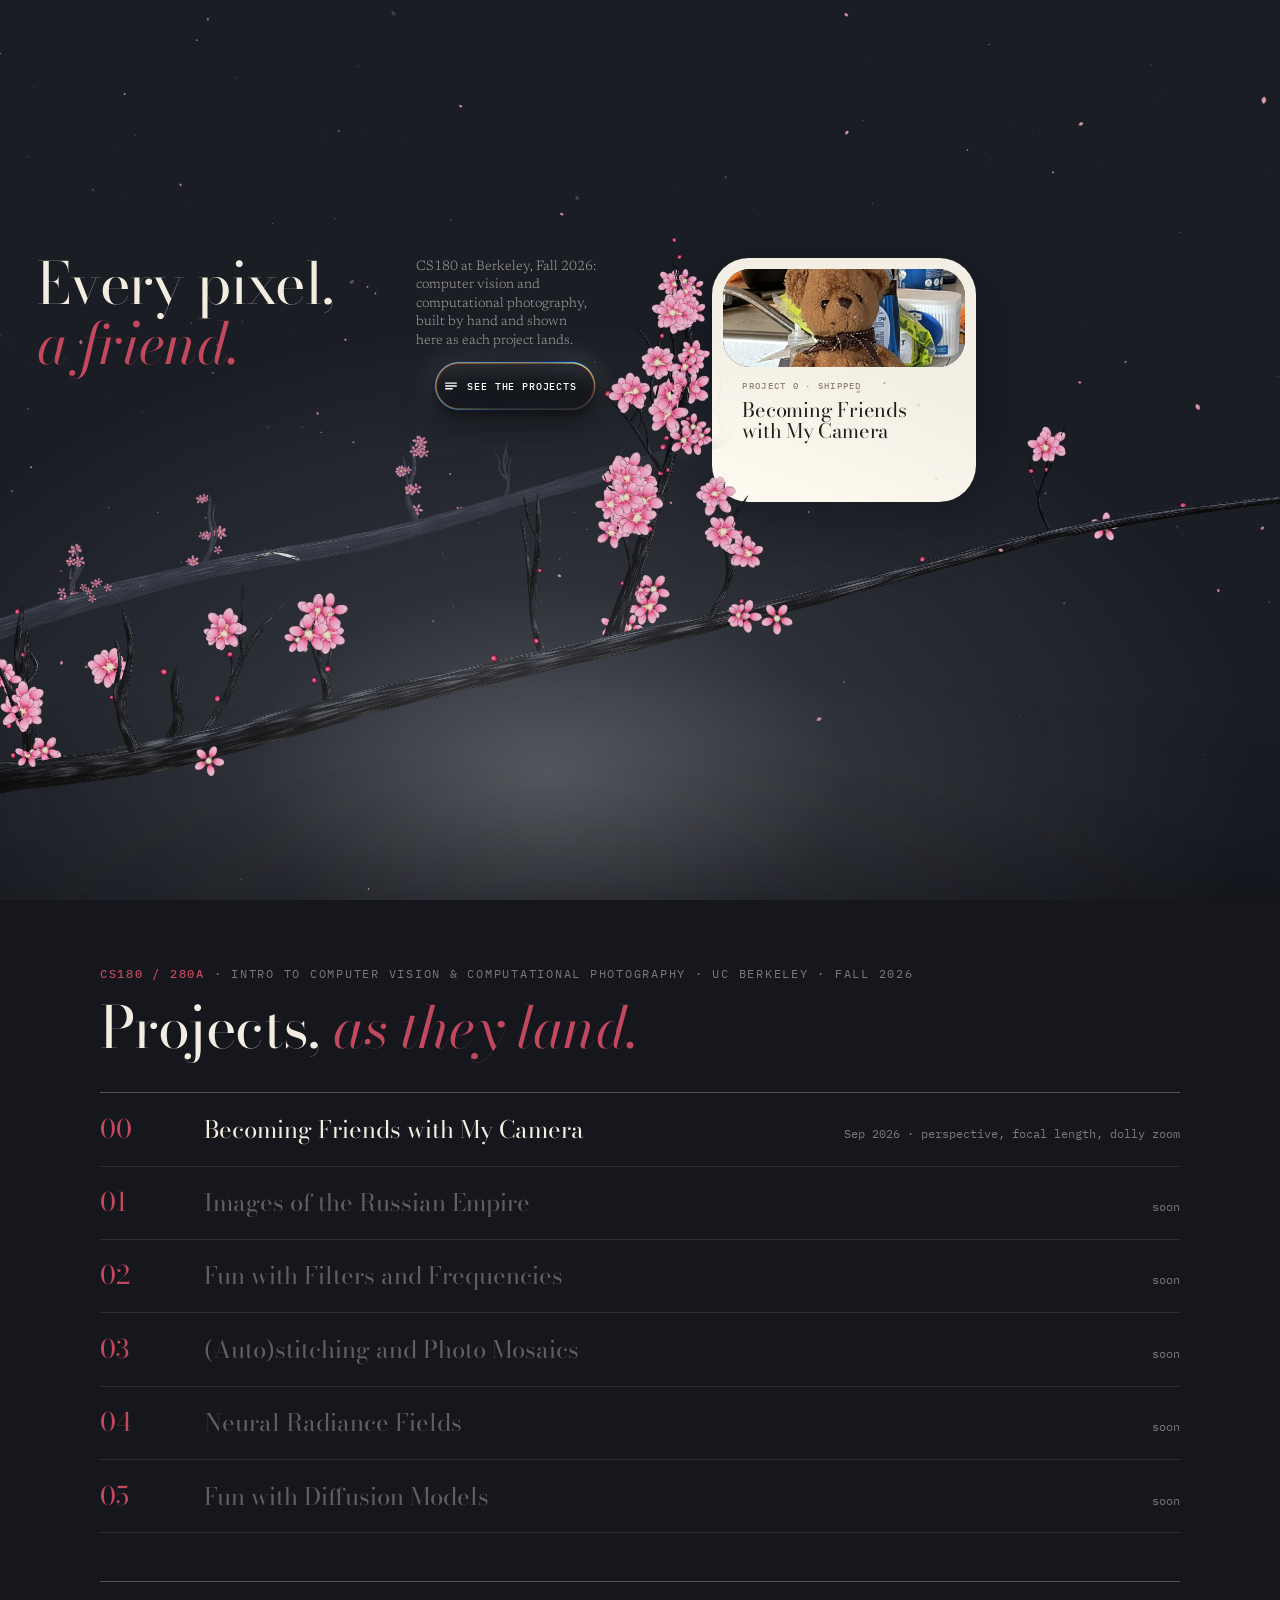
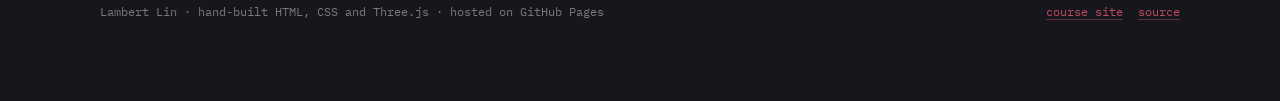
<file: index.html>
<!DOCTYPE html>
<html lang="en">
<head>
<meta charset="utf-8">
<meta name="viewport" content="width=device-width, initial-scale=1, viewport-fit=cover">
<title>Lambert Lin · CS180 Portfolio</title>
<meta name="description" content="CS180 Fall 2026 project portfolio: computer vision and computational photography, one page per project.">
<link rel="icon" href="data:image/svg+xml,%3Csvg xmlns='http://www.w3.org/2000/svg' viewBox='0 0 24 24'%3E%3Crect width='24' height='24' fill='%2315171d'/%3E%3Cg fill='%23c2485d'%3E%3Ccircle cx='12' cy='6.8' r='3.4'/%3E%3Ccircle cx='16.9' cy='10.4' r='3.4'/%3E%3Ccircle cx='15.1' cy='16.2' r='3.4'/%3E%3Ccircle cx='8.9' cy='16.2' r='3.4'/%3E%3Ccircle cx='7.1' cy='10.4' r='3.4'/%3E%3C/g%3E%3Ccircle cx='12' cy='12' r='1.9' fill='%23f4e6bf'/%3E%3C/svg%3E">
<script>document.documentElement.className += " js";</script>
<link rel="preconnect" href="https://fonts.googleapis.com">
<link rel="preconnect" href="https://fonts.gstatic.com" crossorigin>
<link href="https://fonts.googleapis.com/css2?family=Bodoni+Moda:ital,opsz,wght@0,6..96,400;0,6..96,500;1,6..96,400&family=Newsreader:ital,opsz,wght@0,6..72,300;0,6..72,400;0,6..72,500;1,6..72,400&family=IBM+Plex+Mono:wght@400;500&display=swap" rel="stylesheet">
<style>
  /* ── design unit: 1u === 1px on the 1600 × 880 reference frame ───────── */
  :root{
    --u: calc(100vw / 1600);

    --ink:            #f3ece0;
    --ink-soft:       rgba(243,236,224,.66);
    --ink-faint:      rgba(243,236,224,.46);

    --card:           #f4efe5;
    --card-ink:       #1c1913;
    --card-label:     #8b8375;

    --mei:            #c2485d;
    --night:          #15171d;

    --display: "Bodoni Moda", "Didot", "Bodoni 72", Georgia, serif;
    --serif: "Newsreader", Georgia, "Times New Roman", serif;
    --mono: "IBM Plex Mono", "SF Mono", Menlo, monospace;

    --ease: cubic-bezier(.22,.61,.36,1);
    --ease-out: cubic-bezier(.16,1,.3,1);
  }
  @media (min-width:1900px){ :root{ --u: calc(1900px / 1600); } }

  *,*::before,*::after{ box-sizing:border-box; margin:0; padding:0; }

  html{ background:var(--night); scroll-behavior:smooth; }
  body{
    font-family:var(--serif);
    font-weight:400;
    color:var(--ink);
    background:var(--night);
    overflow-x:hidden;
    -webkit-font-smoothing:antialiased;
    -moz-osx-font-smoothing:grayscale;
  }

  /* ── hero shell: one flat night ──────────────────────────────────────── */
  .hero{
    position:relative;
    width:100%;
    height:100svh;
    min-height:calc(880 * var(--u));
    overflow:hidden;
    isolation:isolate;
    background:#1a1d24;
  }
  /* a faint pool of moonlight the bough stands in, fading back into the
     page colour at the bottom edge so the index below joins seamlessly */
  .hero::after{
    content:'';
    position:absolute; inset:0;
    background:
      linear-gradient(180deg, rgba(21,23,29,0) 78%, rgba(21,23,29,.85) 96%, #15171d 100%),
      radial-gradient(72% 44% at 50% 112%, rgba(236,232,222,.24) 0%, rgba(236,232,222,.09) 42%, rgba(236,232,222,.02) 72%, rgba(236,232,222,0) 88%);
    pointer-events:none; z-index:0;
  }

  .stage{
    position:absolute; left:50%; top:50%;
    margin-left:calc(-800 * var(--u));
    margin-top:calc(-440 * var(--u));
    width:calc(1600 * var(--u));
    height:calc(880 * var(--u));
  }

  /* ── three.js canvas (z 3 — above the card, so the bough drapes over it) */
  #scene{
    position:absolute; inset:0; z-index:3;
    width:100%; height:100%;
    pointer-events:none;
    opacity:0; transition:opacity .7s var(--ease);
  }
  .is-ready #scene{ opacity:1; }

  /* ── hero copy (z 4) ─────────────────────────────────────────────────── */
  .headline{
    position:absolute; z-index:4;
    left:calc(46 * var(--u)); top:calc(196 * var(--u));
    font-family:var(--display);
    font-size:calc(72 * var(--u)); line-height:calc(72 * var(--u));
    font-weight:400; letter-spacing:calc(-0.8 * var(--u));
    color:var(--ink);
  }
  .headline span{ display:block; padding-bottom:.04em; }
  .headline span i{ display:inline-block; font-style:normal; }
  .headline em{ font-style:italic; color:var(--mei); }

  .lede{
    position:absolute; z-index:4;
    left:calc(520 * var(--u)); top:calc(200 * var(--u));
    width:calc(226 * var(--u));
    font-size:calc(17 * var(--u)); line-height:calc(23 * var(--u));
    font-weight:300; color:var(--ink-soft);
  }

  /* ── the one liquid-metal control ────────────────────────────────────── */
  .pill-clip{
    position:absolute; z-index:4;
    left:calc(644 * var(--u)); top:calc(360 * var(--u));
    width:calc(410 * var(--u)); height:calc(270 * var(--u));
    margin:calc(-135 * var(--u)) 0 0 calc(-205 * var(--u));
    clip-path:inset(calc(72 * var(--u)) calc(60 * var(--u))
                    calc(26 * var(--u)) calc(60 * var(--u)) round calc(62 * var(--u)));
  }
  .pill{
    position:absolute; inset:0; --mr:calc(150 * var(--u));
    display:grid; place-items:center;
  }

  .liquid-stage{
    --lu:calc(var(--h) / 516);
    --bh:var(--h);
    --pad:calc(900 * var(--lu));
    position:relative;
    width:max-content; height:max-content;
    padding:var(--pad);
    display:grid; place-items:center;
    touch-action:manipulation;
    font-family:var(--mono);
    -webkit-font-smoothing:antialiased;
  }
  .liquid-stage--explore{ --h:calc(60.156 * var(--u)); }

  .liquid-plate{
    position:absolute;
    inset:var(--pad);
    border-radius:999px;
    background:
      linear-gradient(180deg, rgba(255,255,255,.085), rgba(255,255,255,.014) 44%, rgba(255,255,255,0) 64%),
      rgba(8,9,14,.46);
    box-shadow:
      0 calc(var(--h) * 0.08) calc(var(--h) * 0.18) rgba(0,0,0,.38),
      0 calc(var(--h) * 0.24) calc(var(--h) * 0.50) rgba(0,0,0,.28),
      0 calc(var(--h) * 0.48) calc(var(--h) * 0.96) rgba(0,0,0,.16),
      inset 0 1px 0 rgba(255,255,255,.13),
      inset 0 calc(var(--h) * -0.02) calc(var(--h) * 0.05) rgba(255,255,255,.05);
    transition:box-shadow .38s cubic-bezier(.22,.61,.36,1),
               background .38s cubic-bezier(.22,.61,.36,1);
  }
  .liquid-stage.hot .liquid-plate{
    background:
      linear-gradient(180deg, rgba(255,255,255,.105), rgba(255,255,255,.02) 44%, rgba(255,255,255,0) 64%),
      rgba(6,7,12,.54);
    box-shadow:
      0 calc(var(--h) * 0.10) calc(var(--h) * 0.22) rgba(0,0,0,.44),
      0 calc(var(--h) * 0.32) calc(var(--h) * 0.66) rgba(0,0,0,.34),
      0 calc(var(--h) * 0.66) calc(var(--h) * 1.32) rgba(0,0,0,.20),
      inset 0 1px 0 rgba(255,255,255,.17),
      inset 0 calc(var(--h) * -0.02) calc(var(--h) * 0.05) rgba(255,255,255,.06);
  }
  .liquid-fx{ position:absolute; inset:0; width:100%; height:100%; display:block; }

  .liquid-button{
    position:relative;
    height:var(--bh);
    border:0; background:none;
    border-radius:999px;
    display:flex; align-items:center; justify-content:center;
    color:#fff;
    font-family:inherit; font-weight:500; line-height:1;
    letter-spacing:.08em; text-transform:uppercase;
    cursor:pointer; -webkit-tap-highlight-color:transparent; outline:none;
  }
  .liquid-button:focus-visible{
    outline:calc(4 * var(--lu)) solid rgba(255,255,255,.55);
    outline-offset:calc(10 * var(--lu));
  }
  .liquid-button .ico{ display:block; flex:none; overflow:visible; }
  .liquid-button .lbl{ display:block; transform:translateY(calc(2 * var(--lu))); }
  .liquid-button--explore{
    padding:0 calc(200 * var(--lu)) 0 calc(95 * var(--lu));
    gap:calc(104 * var(--lu));
    font-size:calc(112 * var(--lu));
  }
  .liquid-button--explore .ico{
    width:calc(150 * var(--lu)); height:calc(150 * var(--lu));
  }
  .liquid-stage.press .liquid-plate{
    background:
      linear-gradient(180deg, rgba(255,255,255,.07), rgba(255,255,255,.01) 44%, rgba(255,255,255,0) 64%),
      rgba(5,6,10,.58);
    box-shadow:
      0 calc(var(--h) * 0.04) calc(var(--h) * 0.11) rgba(0,0,0,.46),
      0 calc(var(--h) * 0.13) calc(var(--h) * 0.32) rgba(0,0,0,.36),
      0 calc(var(--h) * 0.27) calc(var(--h) * 0.62) rgba(0,0,0,.22),
      inset 0 1px 0 rgba(255,255,255,.10);
    transition-duration:.10s;
  }

  /* ── the one card: the latest shipped project, the whole card a link ─── */
  .card{
    position:absolute; display:block;
    text-decoration:none; color:inherit;
    background:var(--card); border-radius:calc(46 * var(--u));
    box-shadow:0 calc(30 * var(--u)) calc(70 * var(--u)) rgba(6,8,14,.40);
  }
  /* No z-index on purpose: z-index:auto keeps the card under #scene, so the
     bough crests over its shoulder. The canvas has pointer-events:none, so
     the card stays clickable underneath it. */
  .card--about{
    left:calc(890 * var(--u)); top:calc(200 * var(--u));
    width:calc(330 * var(--u)); height:calc(305 * var(--u));
  }
  .card .label{
    position:absolute; left:calc(38 * var(--u));
    font-family:var(--mono); font-size:calc(11 * var(--u)); letter-spacing:calc(1.6 * var(--u));
    text-transform:uppercase; font-weight:500; color:var(--card-label);
  }
  .card h2{
    position:absolute; left:calc(38 * var(--u));
    font-family:var(--display);
    font-size:calc(25 * var(--u)); line-height:calc(27 * var(--u));
    font-weight:400; letter-spacing:calc(-0.3 * var(--u)); color:var(--card-ink);
    transition:color .3s var(--ease);
  }
  .card--about .label{ top:calc(152 * var(--u)); }
  .card--about h2{ top:calc(176 * var(--u)); width:calc(254 * var(--u)); }
  .card figure{
    position:absolute; left:calc(14 * var(--u)); right:calc(14 * var(--u));
    border-radius:calc(34 * var(--u)); overflow:hidden;
    isolation:isolate; background:#2a2420;
  }
  .card--about figure{ top:calc(14 * var(--u)); height:calc(122 * var(--u)); }
  /* the plate rides a little against the card with the pointer, and that
     is the only motion it has */
  .portal-media{
    position:absolute; inset:calc(-9 * var(--u)); z-index:1; display:block;
    will-change:transform;
    transform:
      perspective(900px)
      translate3d(calc(var(--px,0) * -11px),calc(var(--py,0) * -7px),0)
      rotateY(calc(var(--px,0) * -1.4deg))
      rotateX(calc(var(--py,0) * .9deg));
    transform-origin:50% 50%;
  }
  .portal-media img{
    width:100%; height:100%; object-fit:cover; display:block;
    transform:scale(1.08);
    filter:saturate(.92) contrast(1.03);
  }
  .card:hover h2, .card:focus-visible h2{ color:var(--mei); }
  .card:focus-visible{
    outline:2px solid rgba(243,236,224,.85);
    outline-offset:calc(4 * var(--u));
    border-radius:calc(46 * var(--u));
  }

  /* ── entrance ────────────────────────────────────────────────────────── */
  .js .mask{ clip-path:inset(100% 0 0 0 round var(--mr,0px)); }
  .is-ready .mask{
    clip-path:inset(0 0 0 0 round var(--mr,0px));
    transition:clip-path 1.05s var(--ease-out) var(--d,0ms);
  }
  .intro-done .mask{ clip-path:none; transition:none; }
  .card{ --mr:calc(46 * var(--u)); }

  .js .headline span i{ opacity:0; transform:translateY(calc(16 * var(--u))); }
  .is-ready .headline span i{
    opacity:1; transform:none;
    transition:opacity 1.05s var(--ease) var(--d,0ms),
               transform 1.25s var(--ease-out) var(--d,0ms);
  }
  .is-ready #scene{ transition:opacity .45s var(--ease); }

  /* ── pointer parallax ────────────────────────────────────────────────── */
  .par{
    transform:
      perspective(1400px)
      translate3d(calc(var(--px,0) * var(--pd,0) * -1px),
                  calc(var(--py,0) * var(--pd,0) * -0.62px),
                  0)
      rotateY(calc(var(--px,0) * var(--pr,0) * 1deg))
      rotateX(calc(var(--py,0) * var(--pr,0) * -0.7deg));
  }
  .card--about{ transform-origin:50% 50%; }

  a:focus-visible, button:focus-visible{
    outline:2px solid rgba(243,236,224,.85);
    outline-offset:calc(4 * var(--u));
  }

  @media (prefers-reduced-motion:reduce){
    html{ scroll-behavior:auto; }
    .mask,#scene,.headline span i{ opacity:1 !important; clip-path:none !important; transform:none !important; transition:none !important; }
    .par{ transform:none !important; }
    .portal-media{ transform:none !important; }
    .portal-media img{ transform:none !important; }
    #scene{ transition:none; }
  }

  /* ── narrow screens: one column, the bough a band between copy and card */
  @media (max-width:900px){
    :root{ --u: calc(100vw / 760); }
    .hero{ height:auto; min-height:100svh; }
    .stage{
      position:relative; left:auto; top:auto; margin:0;
      width:100%; height:calc(1290 * var(--u));
    }
    .hero::after{
      background:
        linear-gradient(180deg, rgba(21,23,29,0) 84%, #15171d 100%),
        radial-gradient(90% 30% at 50% 74%, rgba(236,232,222,.22) 0%, rgba(236,232,222,.08) 46%, rgba(236,232,222,0) 82%);
    }
    .headline{ left:calc(34 * var(--u)); top:calc(96 * var(--u)); font-size:calc(66 * var(--u)); line-height:calc(68 * var(--u)); }
    .lede{ left:calc(34 * var(--u)); top:calc(264 * var(--u)); width:calc(420 * var(--u)); font-size:calc(19 * var(--u)); line-height:calc(27 * var(--u)); }
    .pill-clip{
      left:calc(34 * var(--u)); top:calc(398 * var(--u));
      width:calc(506 * var(--u)); height:calc(334 * var(--u));
      margin:calc(-167 * var(--u)) 0 0 calc(-79 * var(--u));
      clip-path:inset(calc(93 * var(--u)) calc(74 * var(--u)) calc(1 * var(--u)) calc(74 * var(--u)) round calc(76 * var(--u)));
    }
    .liquid-stage--explore{ --h:calc(74.4152 * var(--u)); }

    .card{ border-radius:calc(40 * var(--u)); --mr:calc(40 * var(--u)); }
    .card--about{ left:calc(34 * var(--u)); top:calc(980 * var(--u)); width:calc(692 * var(--u)); height:calc(250 * var(--u)); }
    .card--about .label{ top:calc(96 * var(--u)); }
    .card--about h2{ top:calc(124 * var(--u)); width:calc(400 * var(--u)); font-size:calc(32 * var(--u)); line-height:calc(36 * var(--u)); }
    .card--about figure{ left:auto; right:calc(16 * var(--u)); top:calc(16 * var(--u)); width:calc(224 * var(--u)); height:calc(218 * var(--u)); }
  }

  /* ── the index below the hero: the same night, an ink catalogue ──────── */
  .paper{
    position:relative; z-index:2;
    background:var(--night); color:var(--ink);
    padding:4rem 1.5rem 5rem;
    font-size:1.125rem; line-height:1.55;
  }
  .paper .wrap{ position:relative; max-width:1080px; margin:0 auto; }
  .paper .kicker{
    font-family:var(--mono); font-size:.78rem; letter-spacing:.14em; text-transform:uppercase;
    color:var(--ink-faint); margin:0 0 1rem;
  }
  .paper .kicker b{ color:var(--mei); font-weight:500; }
  .paper h2{
    font-family:var(--display); font-weight:400; font-size:clamp(2.2rem, 5vw, 3.6rem);
    line-height:1; letter-spacing:-.01em; margin:0; color:var(--ink);
  }
  .paper h2 em{ font-style:italic; color:var(--mei); }
  .index{ list-style:none; padding:0; margin:2.2rem 0 0; border-top:1px solid rgba(243,236,224,.28); }
  .index li{ display:grid; grid-template-columns:5.5rem 1fr auto; gap:1rem; align-items:baseline; padding:1.1rem 0; border-bottom:1px solid rgba(243,236,224,.10); }
  .index .num{ font-family:var(--display); font-size:1.6rem; line-height:1; color:var(--mei); font-variant-numeric:lining-nums; }
  .index a{ color:var(--ink); text-decoration:none; font-family:var(--display); font-size:1.5rem; transition:color .2s var(--ease); }
  .index a:hover{ color:var(--mei); }
  .index .soon{ color:rgba(243,236,224,.34); font-family:var(--display); font-size:1.5rem; }
  .index .meta{ font-family:var(--mono); font-size:.78rem; color:var(--ink-faint); }
  .colophon{
    margin-top:3rem; padding-top:1.2rem; border-top:1px solid rgba(243,236,224,.28);
    font-family:var(--mono); font-size:.78rem; color:var(--ink-faint);
    display:flex; justify-content:space-between; gap:1rem; flex-wrap:wrap;
  }
  .colophon a{ color:var(--mei); text-decoration:none; border-bottom:1px solid rgba(194,72,93,.45); }
  .colophon a + a{ margin-left:1.2em; }
  @media (max-width:720px){
    .paper{ padding:3rem 1.1rem 4rem; font-size:1.05rem; }
    .index li{ grid-template-columns:3.5rem 1fr; }
    .index .meta{ grid-column:2; }
  }
</style>
</head>
<body>

<main class="hero" id="hero">
  <canvas id="scene"></canvas>

  <div class="stage" id="stage">

    <!-- Growth rule: this card always shows the LATEST shipped project and
         nothing else. When Project 1 ships, swap the image, label, title and
         href here and let Project 0 live in the index below. There is never
         a "next up" card. Each shipped project turns its index row from
         "soon" into "month · three keywords". -->
    <a class="card card--about mask" href="./proj0/" style="--d:760ms; --pd:10; --pr:2.2" aria-label="Open Project 0: Becoming Friends with My Camera">
      <figure>
        <span class="portal-media"><img src="mei-assets/card-proj0.jpg" alt="" loading="eager" decoding="async"></span>
      </figure>
      <p class="label">Project 0 · shipped</p>
      <h2>Becoming Friends with My Camera</h2>
    </a>

    <h1 class="headline" style="--pd:18; --pr:1.2">
      <span><i style="--d:260ms">Every pixel,</i></span>
      <span><i style="--d:360ms"><em>a friend.</em></i></span>
    </h1>

    <p class="lede mask" style="--d:480ms; --pd:14; --pr:1">CS180 at Berkeley, Fall 2026: computer vision and computational photography, built by hand and shown here as each project lands.</p>

    <div class="pill-clip">
      <div class="pill mask" style="--d:600ms; --pd:15; --pr:1.4">
        <div class="liquid-stage liquid-stage--explore" data-liquid-metal="explore">
          <div class="liquid-plate plate" aria-hidden="true"></div>
          <canvas class="liquid-fx" aria-hidden="true"></canvas>
          <button class="liquid-button liquid-button--explore btn" type="button" data-go="#projects">
            <svg class="ico" viewBox="0 0 115 115" aria-hidden="true">
              <g stroke="currentColor" stroke-width="11" stroke-linecap="round">
                <path d="M14 34.5 H101"/>
                <path d="M14 57.5 H101"/>
                <path d="M14 80.5 H68"/>
              </g>
            </svg>
            <span class="lbl">See the projects</span>
          </button>
        </div>
      </div>
    </div>

  </div>
</main>

<section class="paper" id="projects">
  <div class="wrap">
    <p class="kicker"><b>CS180 / 280A</b> · Intro to Computer Vision &amp; Computational Photography · UC Berkeley · Fall 2026</p>
    <h2>Projects, <em>as they land.</em></h2>
    <ol class="index">
      <li><span class="num">00</span><a href="./proj0/">Becoming Friends with My Camera</a><span class="meta">Sep 2026 · perspective, focal length, dolly zoom</span></li>
      <li><span class="num">01</span><span class="soon">Images of the Russian Empire</span><span class="meta">soon</span></li>
      <li><span class="num">02</span><span class="soon">Fun with Filters and Frequencies</span><span class="meta">soon</span></li>
      <li><span class="num">03</span><span class="soon">(Auto)stitching and Photo Mosaics</span><span class="meta">soon</span></li>
      <li><span class="num">04</span><span class="soon">Neural Radiance Fields</span><span class="meta">soon</span></li>
      <li><span class="num">05</span><span class="soon">Fun with Diffusion Models</span><span class="meta">soon</span></li>
    </ol>
    <footer class="colophon">
      <span>Lambert Lin · hand-built HTML, CSS and Three.js · hosted on GitHub Pages</span>
      <span><a href="https://cal-cs180.github.io/fa26/">course site</a><a href="https://github.com/LambertAlpha/cs180">source</a></span>
    </footer>
  </div>
</section>

<script src="mei-assets/three.min.js"></script>
<script src="mei-assets/liquid.js"></script>
<script src="mei-assets/scene.js"></script>
<script>
  document.querySelectorAll('[data-go]').forEach(function (b) {
    b.addEventListener('click', function () {
      var to = b.getAttribute('data-go');
      if (to.charAt(0) === '#') { var el = document.querySelector(to); if (el) el.scrollIntoView({ behavior: 'smooth' }); }
      else location.href = to;
    });
  });
</script>
</body>
</html>
</file>
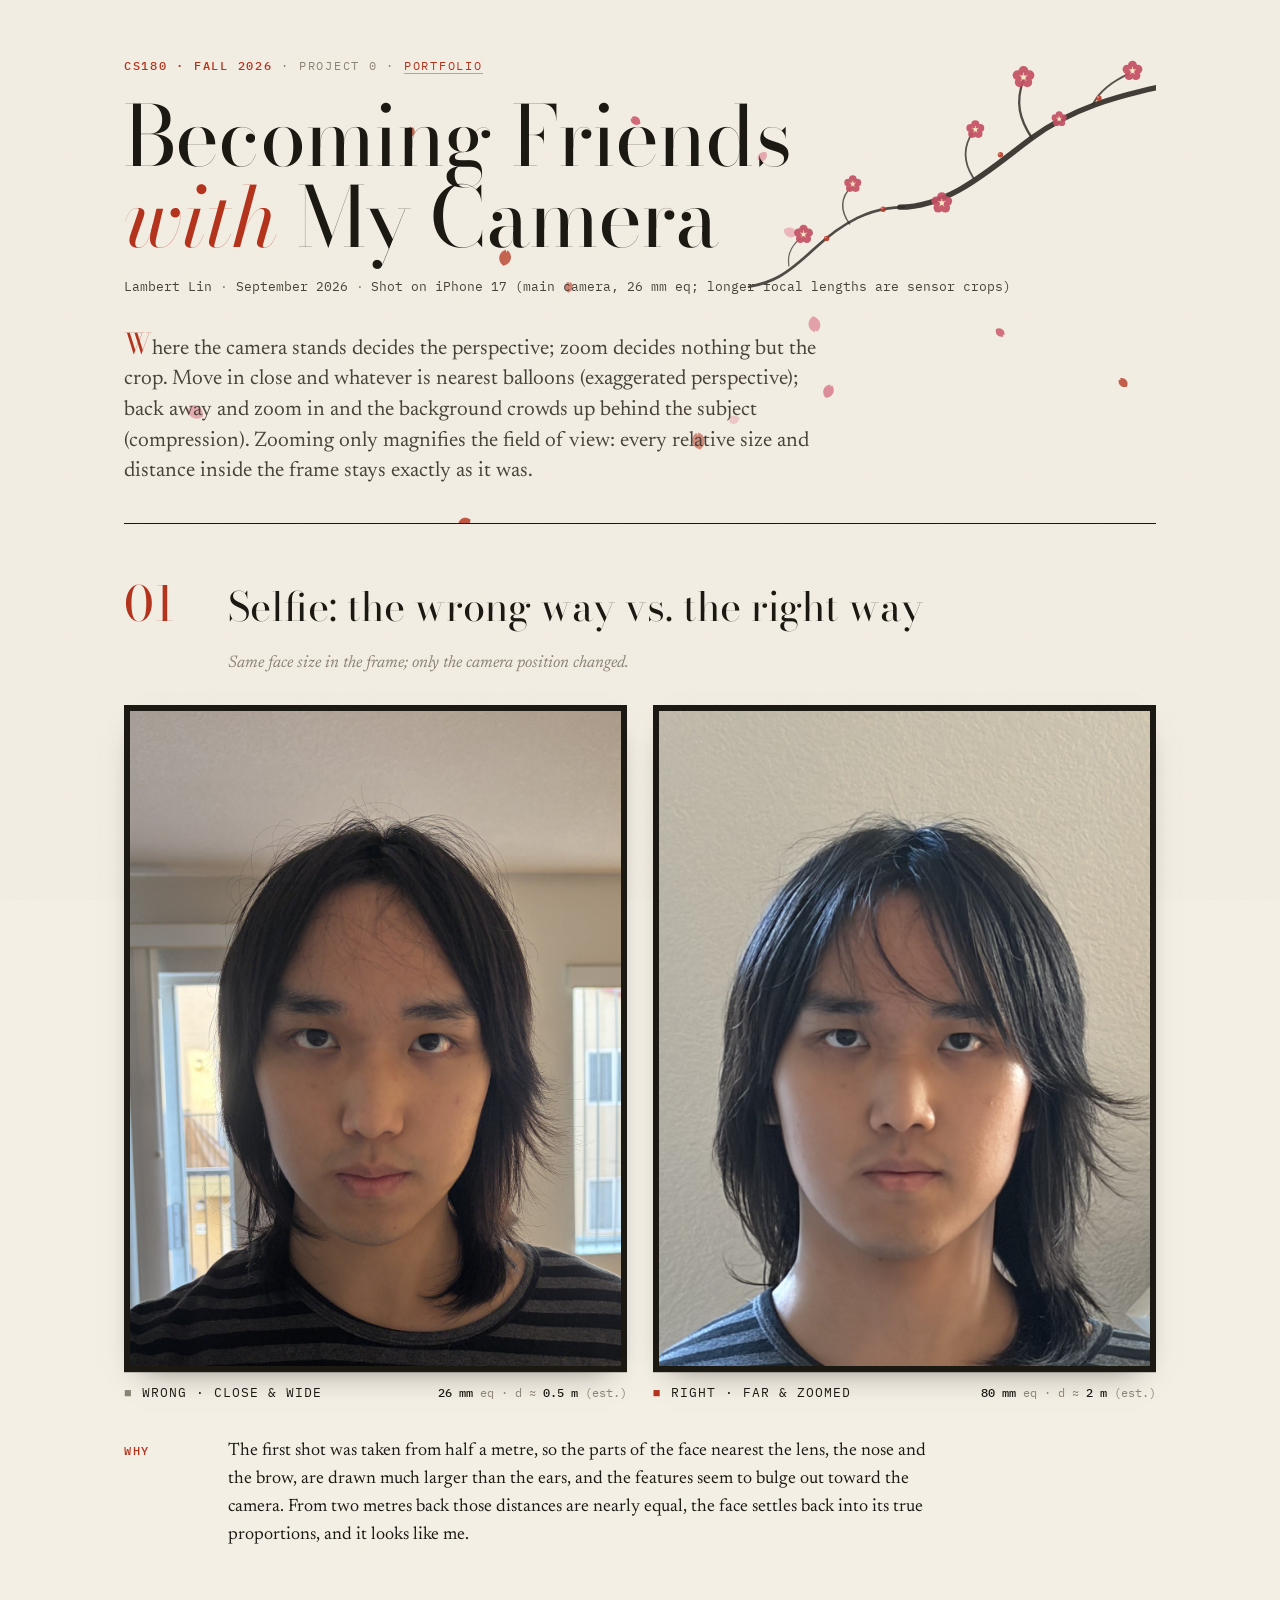
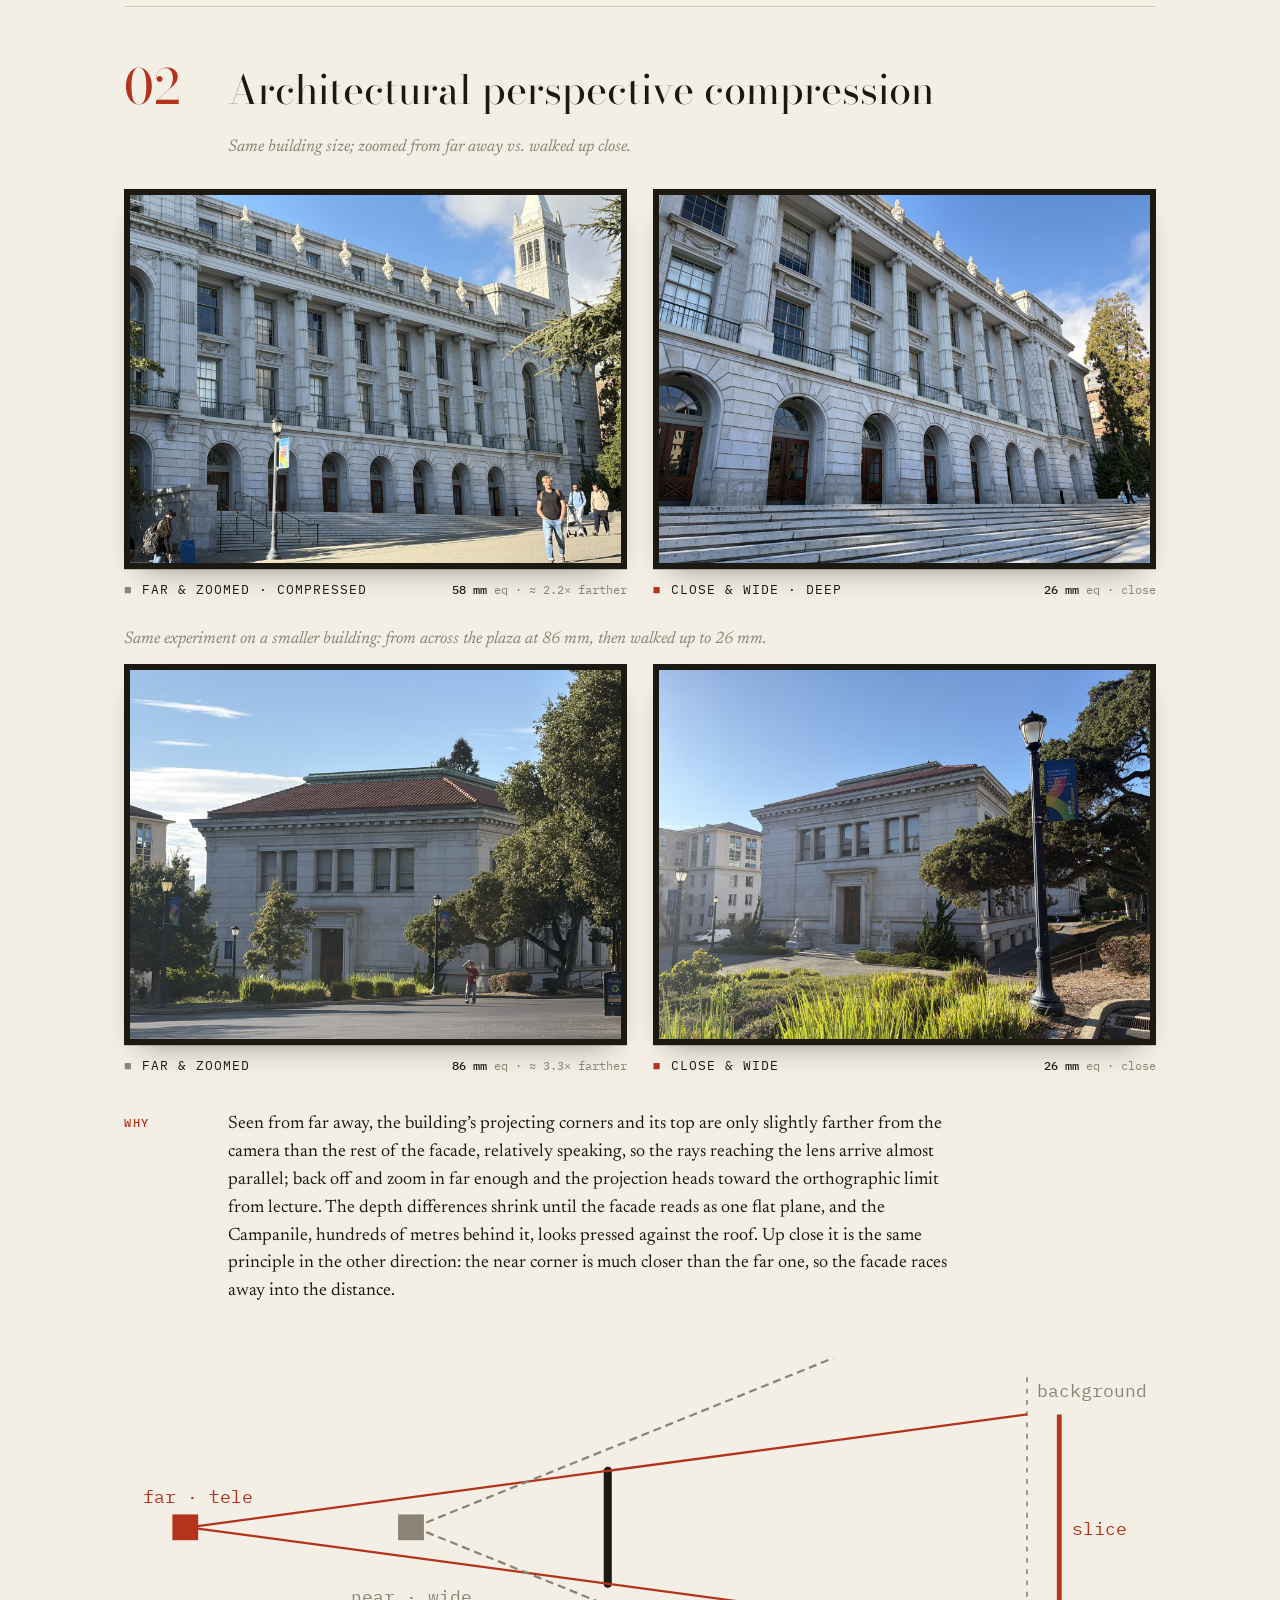
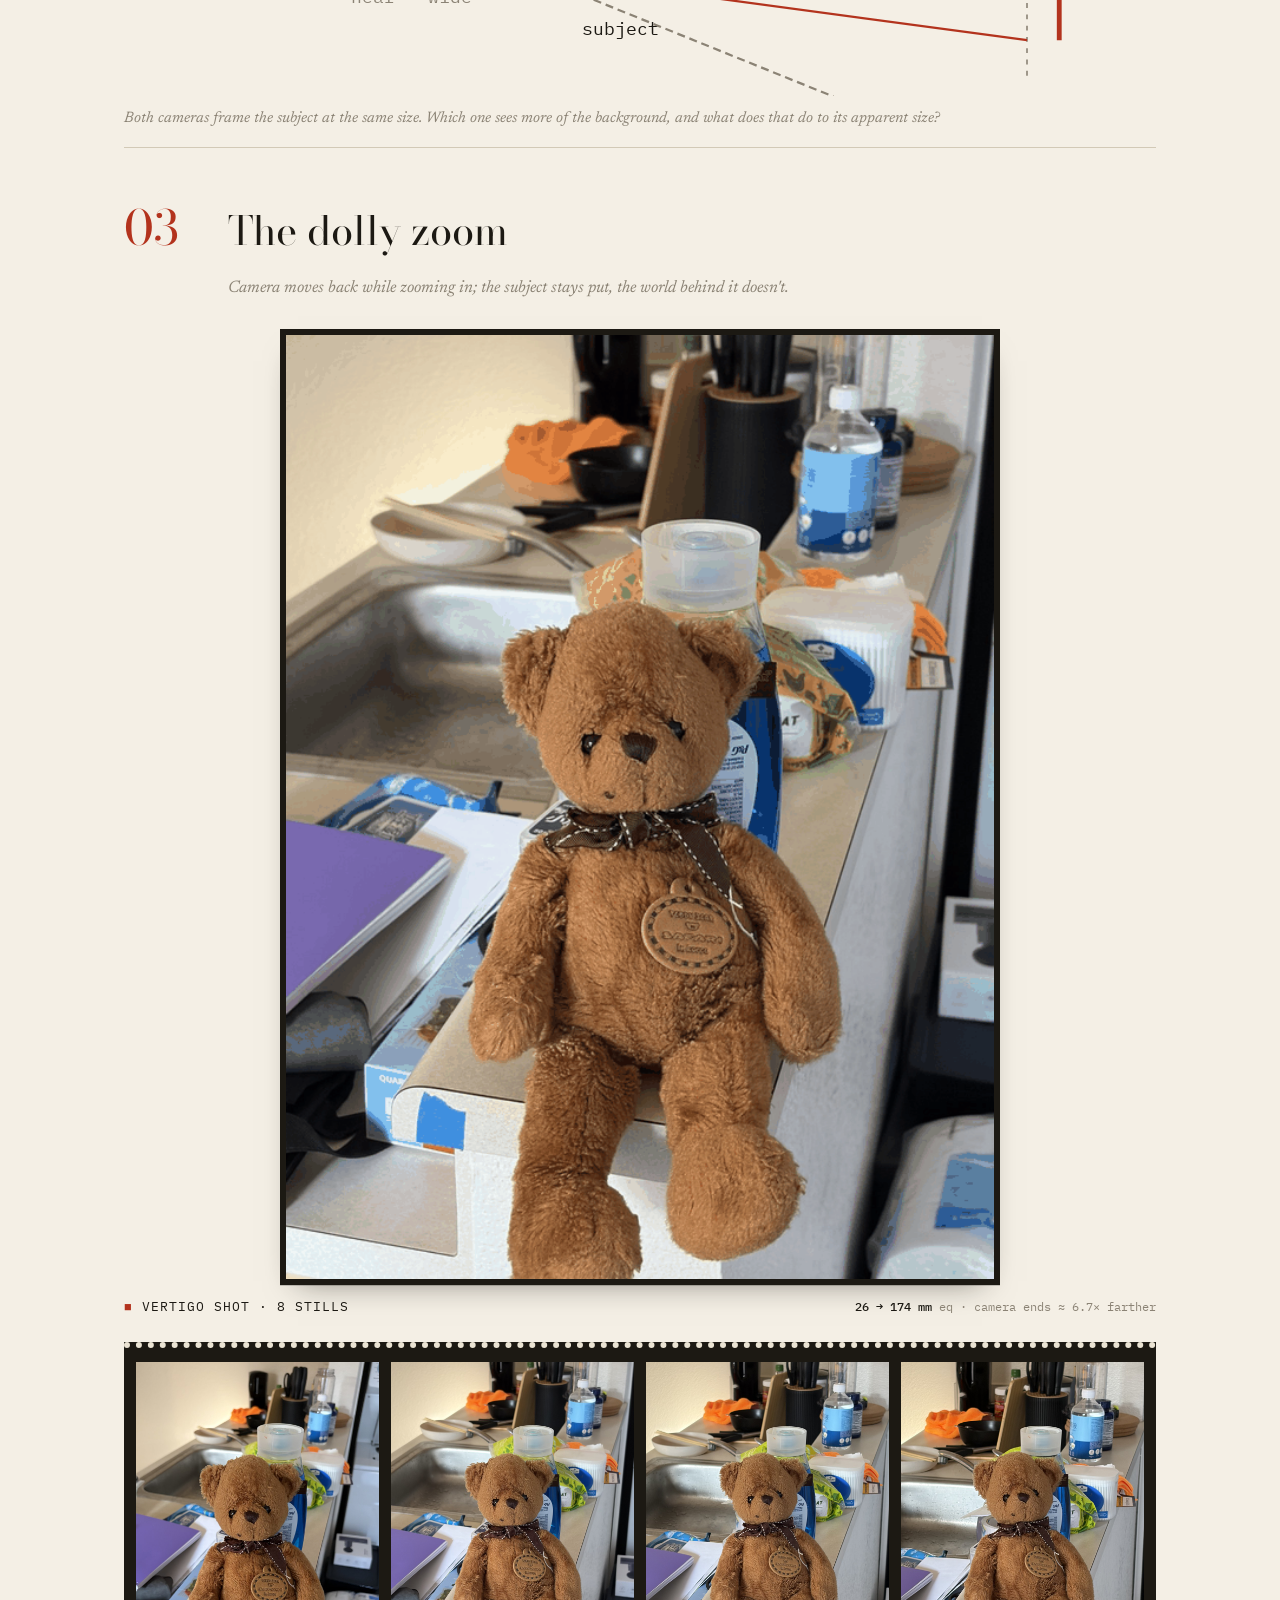
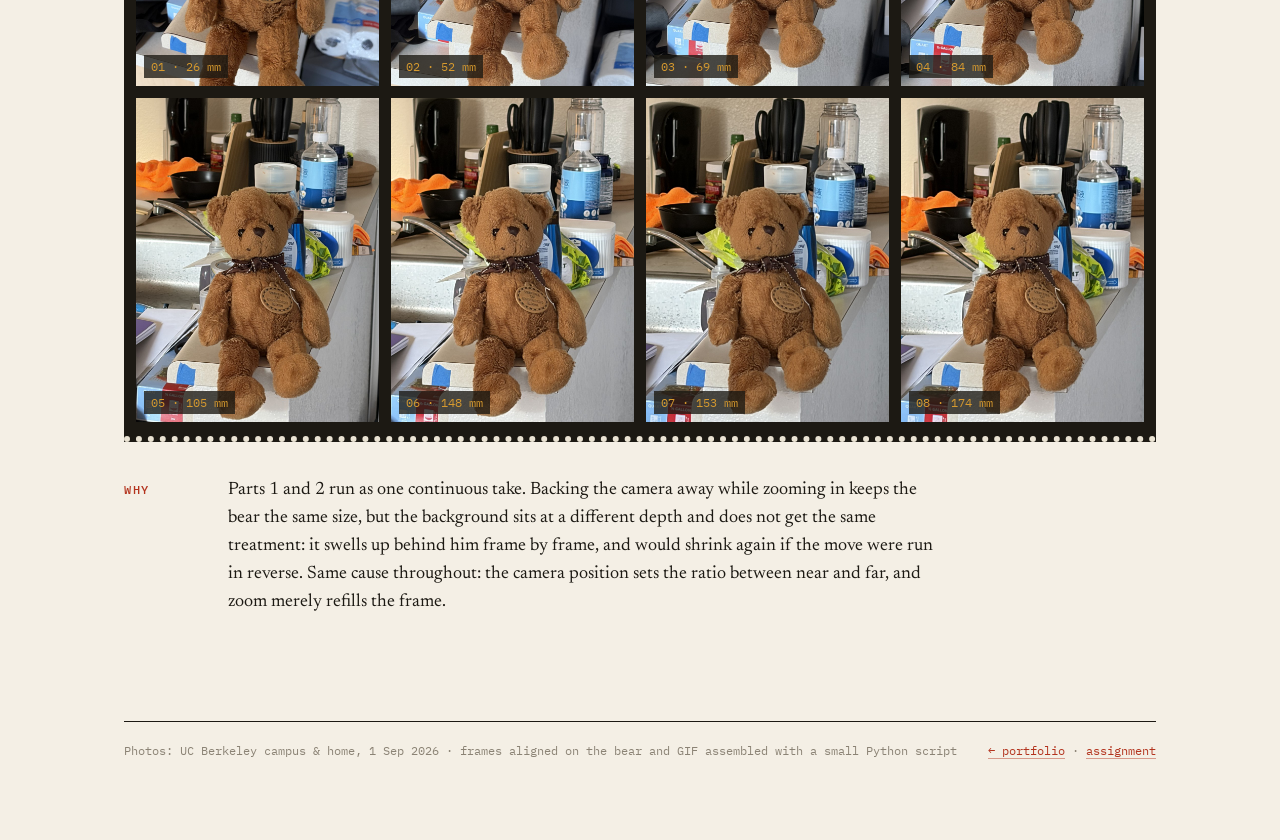
<file: proj0/index.html>
<!DOCTYPE html>
<html lang="en">
<head>
  <meta charset="utf-8">
  <meta name="viewport" content="width=device-width, initial-scale=1">
  <title>Project 0 · Becoming Friends with My Camera · Lambert Lin</title>
  <link rel="stylesheet" href="../style.css">
</head>
<body>
  <main class="page">

    <header class="masthead">
      <p class="kicker"><b>CS180 · Fall 2026</b> · Project 0 · <a href="../">portfolio</a></p>
      <h1>Becoming Friends <em>with</em> My Camera</h1>
      <p class="byline"><span>Lambert Lin</span><span>September 2026</span><span>Shot on iPhone 17 (main camera, 26 mm eq; longer focal lengths are sensor crops)</span></p>
      <!-- ✍️ Lambert：一句话点题。整页最先被读到的一句。 -->
      <p class="lede">Where the camera stands decides the perspective; zoom decides nothing but the crop. Move in close and whatever is nearest balloons (exaggerated perspective); back away and zoom in and the background crowds up behind the subject (compression). Zooming only magnifies the field of view: every relative size and distance inside the frame stays exactly as it was.</p>
    </header>

    <!-- ============ Part 1 ============ -->
    <section class="part" id="part1">
      <div class="part-head">
        <span class="num">01</span>
        <h2>Selfie: the wrong way vs. the right way</h2>
        <p class="brief">Same face size in the frame; only the camera position changed.</p>
      </div>

      <div class="pair">
        <figure class="shot">
          <div class="frame"><img src="./media/p1_close.jpg" alt="Close-up portrait at about half a metre with the 26 mm wide lens: nose enlarged, ears hidden, window frames bending away"></div>
          <figcaption>
            <span class="tag tag-bad">Wrong · close &amp; wide</span>
            <span class="exif"><b>26 mm</b> eq · d ≈ <b>0.5 m</b> (est.)</span>
          </figcaption>
        </figure>
        <figure class="shot">
          <div class="frame"><img src="./media/p1_far.jpg" alt="Portrait from about two metres at 80 mm equivalent, cropped so the face is the same size: natural proportions"></div>
          <figcaption>
            <span class="tag tag-good">Right · far &amp; zoomed</span>
            <span class="exif"><b>80 mm</b> eq · d ≈ <b>2 m</b> (est.)</span>
          </figcaption>
        </figure>
      </div>

      <div class="why">
        <h3>Why</h3>
        <div>
          <!-- ✍️ Lambert：为什么第二张更好看？用自己的话，2–4 句。 -->
          <p>The first shot was taken from half a metre, so the parts of the face nearest the lens, the nose and the brow, are drawn much larger than the ears, and the features seem to bulge out toward the camera. From two metres back those distances are nearly equal, the face settles back into its true proportions, and it looks like me.</p>
        </div>
      </div>
    </section>

    <!-- ============ Part 2 ============ -->
    <section class="part" id="part2">
      <div class="part-head">
        <span class="num">02</span>
        <h2>Architectural perspective compression</h2>
        <p class="brief">Same building size; zoomed from far away vs. walked up close.</p>
      </div>

      <div class="pair">
        <figure class="shot">
          <div class="frame"><img src="./media/p2_far.jpg" alt="Facade shot from far away at 58 mm equivalent: the Campanile looms right behind the building"></div>
          <figcaption>
            <span class="tag tag-bad">Far &amp; zoomed · compressed</span>
            <span class="exif"><b>58 mm</b> eq · ≈ 2.2× farther</span>
          </figcaption>
        </figure>
        <figure class="shot">
          <div class="frame"><img src="./media/p2_close.jpg" alt="Same facade from up close at 26 mm: columns race toward a vanishing point, the tower disappears"></div>
          <figcaption>
            <span class="tag tag-good">Close &amp; wide · deep</span>
            <span class="exif"><b>26 mm</b> eq · close</span>
          </figcaption>
        </figure>
      </div>

      <p class="brief" style="margin:1.6rem 0 .8rem">Same experiment on a smaller building: from across the plaza at 86 mm, then walked up to 26 mm.</p>
      <div class="pair">
        <figure class="shot">
          <div class="frame"><img src="./media/p2b_far.jpg" alt="Small classical building from across the plaza at 86 mm equivalent: flat, stacked, the trees pressed against the wall"></div>
          <figcaption>
            <span class="tag tag-bad">Far &amp; zoomed</span>
            <span class="exif"><b>86 mm</b> eq · ≈ 3.3× farther</span>
          </figcaption>
        </figure>
        <figure class="shot">
          <div class="frame"><img src="./media/p2b_close.jpg" alt="Same building from close at 26 mm: the lamp post towers in front, the building recedes"></div>
          <figcaption>
            <span class="tag tag-good">Close &amp; wide</span>
            <span class="exif"><b>26 mm</b> eq · close</span>
          </figcaption>
        </figure>
      </div>

      <div class="why">
        <h3>Why</h3>
        <div>
          <!-- ✍️ Lambert：为什么远处变焦的那张看起来"压扁"了？ -->
          <p>Seen from far away, the building’s projecting corners and its top are only slightly farther from the camera than the rest of the facade, relatively speaking, so the rays reaching the lens arrive almost parallel; back off and zoom in far enough and the projection heads toward the orthographic limit from lecture. The depth differences shrink until the facade reads as one flat plane, and the Campanile, hundreds of metres behind it, looks pressed against the roof. Up close it is the same principle in the other direction: the near corner is much closer than the far one, so the facade races away into the distance.</p>
        </div>
      </div>

      <figure class="diagram">
        <svg viewBox="0 0 640 210" xmlns="http://www.w3.org/2000/svg" font-family="IBM Plex Mono, monospace" font-size="11">
          <defs>
            <marker id="dot" viewBox="0 0 6 6" refX="3" refY="3" markerWidth="6" markerHeight="6"><circle cx="3" cy="3" r="2.6" fill="#1c1913"/></marker>
          </defs>
          <!-- background plane -->
          <line x1="560" y1="12" x2="560" y2="198" stroke="#8b8375" stroke-dasharray="3 4"/>
          <text x="566" y="24" fill="#8b8375">background</text>
          <!-- subject -->
          <line x1="300" y1="70" x2="300" y2="140" stroke="#1c1913" stroke-width="5" stroke-linecap="round"/>
          <text x="284" y="172" fill="#1c1913">subject</text>
          <!-- far camera, narrow fan -->
          <g stroke="#b3331d" stroke-width="1.4" fill="none">
            <line x1="40" y1="105" x2="560" y2="35"/>
            <line x1="40" y1="105" x2="560" y2="175"/>
          </g>
          <rect x="30" y="97" width="16" height="16" fill="#b3331d"/>
          <text x="12" y="90" fill="#b3331d">far · tele</text>
          <!-- near camera, wide fan -->
          <g stroke="#8b8375" stroke-width="1.4" fill="none" stroke-dasharray="5 3">
            <line x1="180" y1="105" x2="440" y2="0"/>
            <line x1="180" y1="105" x2="440" y2="210"/>
          </g>
          <rect x="170" y="97" width="16" height="16" fill="#8b8375"/>
          <text x="178" y="152" fill="#8b8375" text-anchor="middle">near · wide</text>
          <!-- background slice seen by far camera -->
          <line x1="580" y1="35" x2="580" y2="175" stroke="#b3331d" stroke-width="3"/>
          <text x="588" y="110" fill="#b3331d">slice</text>
        </svg>
        <figcaption>Both cameras frame the subject at the same size. Which one sees more of the background, and what does that do to its apparent size?</figcaption>
      </figure>
    </section>

    <!-- ============ Part 3 ============ -->
    <section class="part" id="part3">
      <div class="part-head">
        <span class="num">03</span>
        <h2>The dolly zoom</h2>
        <p class="brief">Camera moves back while zooming in; the subject stays put, the world behind it doesn't.</p>
      </div>

      <figure class="dolly">
        <div class="frame"><img src="./media/dolly.gif" alt="Animated dolly zoom: the teddy bear stays the same size while the kitchen behind it swells up and closes in"></div>
        <figcaption>
          <span class="tag tag-good">Vertigo shot · 8 stills</span>
          <span class="print-note">Animated GIF — plays on the live page: https://lambertalpha.github.io/cs180/proj0/</span>
          <span class="exif"><b>26 → 174 mm</b> eq · camera ends ≈ 6.7× farther</span>
        </figcaption>
      </figure>

      <!-- 静帧条：由 tools/make_gif.py --sheet 生成，或逐帧列出 -->
      <div class="filmstrip">
        <figure><img src="./media/dolly_01.jpg" alt="Dolly zoom still 1, 26 mm equivalent"><figcaption>01 · 26 mm</figcaption></figure>
        <figure><img src="./media/dolly_02.jpg" alt="Dolly zoom still 2, 52 mm equivalent"><figcaption>02 · 52 mm</figcaption></figure>
        <figure><img src="./media/dolly_03.jpg" alt="Dolly zoom still 3, 69 mm equivalent"><figcaption>03 · 69 mm</figcaption></figure>
        <figure><img src="./media/dolly_04.jpg" alt="Dolly zoom still 4, 84 mm equivalent"><figcaption>04 · 84 mm</figcaption></figure>
        <figure><img src="./media/dolly_05.jpg" alt="Dolly zoom still 5, 105 mm equivalent"><figcaption>05 · 105 mm</figcaption></figure>
        <figure><img src="./media/dolly_06.jpg" alt="Dolly zoom still 6, 148 mm equivalent"><figcaption>06 · 148 mm</figcaption></figure>
        <figure><img src="./media/dolly_07.jpg" alt="Dolly zoom still 7, 153 mm equivalent"><figcaption>07 · 153 mm</figcaption></figure>
        <figure><img src="./media/dolly_08.jpg" alt="Dolly zoom still 8, 174 mm equivalent"><figcaption>08 · 174 mm</figcaption></figure>
      </div>

      <div class="why">
        <h3>Why</h3>
        <div>
          <!-- ✍️ Lambert：为什么主体不动、背景却在"呼吸"？和 Part 1/2 是同一件事吗？ -->
          <p>Parts 1 and 2 run as one continuous take. Backing the camera away while zooming in keeps the bear the same size, but the background sits at a different depth and does not get the same treatment: it swells up behind him frame by frame, and would shrink again if the move were run in reverse. Same cause throughout: the camera position sets the ratio between near and far, and zoom merely refills the frame.</p>
        </div>
      </div>
    </section>

    <footer class="colophon">
      <span>Photos: UC Berkeley campus &amp; home, 1 Sep 2026 · frames aligned on the bear and GIF assembled with a small Python script</span>
      <span><a href="../">← portfolio</a> · <a href="https://cal-cs180.github.io/fa26/hw/proj0/index.html">assignment</a></span>
    </footer>

  </main>
  <script src="../petals.js" defer></script>
</body>
</html>
</file>
<file: style.css>
/* CS180 portfolio — shared stylesheet. 纸感 + 暗房红：Bodoni Moda 标题 / Newsreader 正文 / IBM Plex Mono 数据 */
@import url('https://fonts.googleapis.com/css2?family=Bodoni+Moda:ital,opsz,wght@0,6..96,400;0,6..96,500;1,6..96,400&family=Newsreader:ital,opsz,wght@0,6..72,400;0,6..72,500;1,6..72,400&family=IBM+Plex+Mono:wght@400;500&display=swap');

:root {
  --paper: #f4efe5;
  --paper-2: #eae3d3;
  --ink: #1c1913;
  --ink-2: #48423a;
  --ink-3: #8b8375;
  --rule: #d2c9b6;
  --accent: #b3331d;      /* darkroom red */
  --amber: #d69a2f;       /* safelight amber */
  --max: 1080px;
  --serif: "Newsreader", Georgia, "Times New Roman", serif;
  --display: "Bodoni Moda", "Didot", "Bodoni 72", Georgia, serif;
  --mono: "IBM Plex Mono", "SF Mono", Menlo, monospace;
}

* { box-sizing: border-box; }
html { -webkit-text-size-adjust: 100%; }
body {
  margin: 0;
  background: var(--paper);
  color: var(--ink);
  font-family: var(--serif);
  font-size: 1.125rem;
  line-height: 1.55;
  font-optical-sizing: auto;
}
/* 纸张颗粒 */
body::before {
  content: "";
  position: fixed; inset: 0; z-index: -1; pointer-events: none;
  opacity: .55;
  background-image: url("data:image/svg+xml;utf8,<svg xmlns='http://www.w3.org/2000/svg' width='160' height='160'><filter id='n'><feTurbulence type='fractalNoise' baseFrequency='.9' numOctaves='2' stitchTiles='stitch'/><feColorMatrix values='0 0 0 0 0.35 0 0 0 0 0.30 0 0 0 0 0.22 0 0 0 .08 0'/></filter><rect width='100%' height='100%' filter='url(%23n)'/></svg>");
}

a { color: var(--accent); text-decoration: none; border-bottom: 1px solid color-mix(in srgb, var(--accent) 45%, transparent); }
a:hover { border-bottom-color: var(--accent); }

.page { max-width: var(--max); margin: 0 auto; padding: 3.5rem 1.5rem 5rem; }

/* ---------- 报头 ---------- */
.masthead { padding-bottom: 2.25rem; border-bottom: 1px solid var(--ink); position: relative; overflow: hidden; }
.masthead > * { position: relative; z-index: 1; }
.masthead .petals, .masthead .branch { position: absolute; z-index: 0; pointer-events: none; }
.masthead .petals { inset: 0; }
.masthead .branch { top: -6px; right: -10px; width: min(440px, 46%); opacity: .95; }
.masthead .branch svg { width: 100%; height: auto; display: block; }
.kicker {
  font-family: var(--mono); font-size: .78rem; letter-spacing: .14em; text-transform: uppercase;
  color: var(--ink-3); margin: 0 0 1.2rem;
}
.kicker b { color: var(--accent); font-weight: 500; }
.masthead h1 {
  font-family: var(--display); font-weight: 400; font-size: clamp(2.6rem, 6.5vw, 5.2rem);
  line-height: .98; letter-spacing: -.01em; margin: 0 0 1.2rem; max-width: 14ch;
}
.masthead h1 em { font-style: italic; color: var(--accent); }
.byline { font-family: var(--mono); font-size: .82rem; color: var(--ink-2); margin: 0; }
.byline span + span::before { content: "·"; margin: 0 .6em; color: var(--ink-3); }
.lede { font-size: 1.32rem; line-height: 1.45; max-width: 34em; margin: 1.6rem 0 0; color: var(--ink-2); }
.lede::first-letter { font-family: var(--display); font-size: 1.35em; color: var(--accent); }

/* ---------- 章节 ---------- */
.part { padding: 3.5rem 0 1rem; border-bottom: 1px solid var(--rule); }
.part:last-of-type { border-bottom: 0; }
.part-head { display: grid; grid-template-columns: 5.5rem 1fr; gap: 1rem; align-items: baseline; margin-bottom: 1.8rem; }
.num { font-family: var(--display); font-size: 3rem; line-height: 1; color: var(--accent); font-variant-numeric: lining-nums; }
.part h2 { font-family: var(--display); font-weight: 400; font-size: clamp(1.7rem, 3.4vw, 2.5rem); line-height: 1.1; margin: 0; }
.brief { grid-column: 2; margin: .35rem 0 0; color: var(--ink-3); font-style: italic; font-size: 1.05rem; }

/* 图对 */
.pair { display: grid; grid-template-columns: 1fr 1fr; gap: 1.6rem; }
.shot { margin: 0; }
.frame {
  background: var(--ink); padding: 6px; box-shadow: 0 1px 0 rgba(0,0,0,.18), 0 14px 30px -18px rgba(28,25,19,.55);
  transition: transform .35s cubic-bezier(.2,.7,.2,1), box-shadow .35s;
}
.frame img { display: block; width: 100%; height: auto; }
.shot:hover .frame { transform: translateY(-3px); box-shadow: 0 1px 0 rgba(0,0,0,.18), 0 22px 40px -18px rgba(28,25,19,.6); }
.frame.placeholder { aspect-ratio: 4 / 5; display: grid; place-items: center; color: var(--paper-2); font-family: var(--mono); font-size: .8rem; letter-spacing: .1em; }
figcaption { display: flex; justify-content: space-between; gap: 1rem; align-items: baseline; margin-top: .7rem; flex-wrap: wrap; }
.tag { font-family: var(--mono); font-size: .8rem; letter-spacing: .08em; text-transform: uppercase; }
.tag::before { content: "■ "; }
.tag-bad::before { color: var(--ink-3); }
.tag-good::before { color: var(--accent); }
.exif { font-family: var(--mono); font-size: .78rem; color: var(--ink-3); }
.exif b { color: var(--ink); font-weight: 500; }

/* 解释块 */
.why { display: grid; grid-template-columns: 5.5rem 1fr; gap: 1rem; margin: 2.2rem 0 1.5rem; }
.why h3 { grid-column: 1; margin: .15rem 0 0; font-family: var(--mono); font-size: .78rem; letter-spacing: .14em; text-transform: uppercase; color: var(--accent); font-weight: 500; }
.why > div { grid-column: 2; max-width: 40em; }
.why p { margin: 0 0 .9em; }

/* 示意图 */
.diagram { margin: 2.2rem 0 0; }
.diagram svg { width: 100%; height: auto; display: block; }
.diagram figcaption { justify-content: flex-start; color: var(--ink-3); font-size: .95rem; font-style: italic; }

/* dolly zoom */
.dolly { margin: 0; }
.dolly .frame { max-width: 720px; margin: 0 auto; }
.filmstrip {
  margin: 1.6rem 0 0; padding: 14px 12px; background: var(--ink);
  display: grid; grid-template-columns: repeat(4, 1fr); gap: 12px;
  border-top: 6px dotted var(--paper-2); border-bottom: 6px dotted var(--paper-2);
}
.filmstrip figure { margin: 0; position: relative; }
.filmstrip img { display: block; width: 100%; height: auto; }
.filmstrip figcaption { position: absolute; left: 8px; bottom: 8px; margin: 0; font-family: var(--mono); font-size: .78rem; color: var(--amber); background: rgba(28,25,19,.78); padding: 2px 7px; }

/* 页脚 */
.colophon { margin-top: 3rem; padding-top: 1.2rem; border-top: 1px solid var(--ink); font-family: var(--mono); font-size: .78rem; color: var(--ink-3); display: flex; justify-content: space-between; gap: 1rem; flex-wrap: wrap; }

.print-note { display: none; font-family: var(--mono); font-size: .78rem; color: var(--accent); width: 100%; }

/* 待填内容高亮（交付前应全部替换掉） */
.todo { background: #fff2a8; color: #6b4d00; padding: 0 .25em; }

/* 首屏渐显 */
@media (prefers-reduced-motion: no-preference) {
  .masthead, .part, .colophon { animation: rise .7s cubic-bezier(.2,.7,.2,1) both; }
  .part:nth-of-type(1) { animation-delay: .12s; }
  .part:nth-of-type(2) { animation-delay: .22s; }
  .part:nth-of-type(3) { animation-delay: .32s; }
  .colophon { animation-delay: .4s; }
}
@keyframes rise { from { opacity: 0; transform: translateY(14px); } to { opacity: 1; transform: none; } }

/* 目录页（站点首页） */
.index { list-style: none; padding: 0; margin: 2.5rem 0 0; border-top: 1px solid var(--ink); }
.index li { display: grid; grid-template-columns: 5.5rem 1fr auto; gap: 1rem; align-items: baseline; padding: 1.1rem 0; border-bottom: 1px solid var(--rule); }
.index .num { font-size: 1.6rem; }
.index a { border: 0; font-family: var(--display); font-size: 1.5rem; }
.index .soon { color: var(--ink-3); font-family: var(--display); font-size: 1.5rem; }
.index .meta { font-family: var(--mono); font-size: .78rem; color: var(--ink-3); }

@media (max-width: 720px) {
  body { font-size: 1.05rem; }
  .masthead .branch { width: 58%; opacity: .6; top: 0; }
  .page { padding: 2.5rem 1.1rem 4rem; }
  .pair { grid-template-columns: 1fr; }
  .part-head, .why { grid-template-columns: 1fr; }
  .brief, .why > div { grid-column: 1; }
  .filmstrip { grid-template-columns: repeat(2, 1fr); }
  .index li { grid-template-columns: 3.5rem 1fr; }
  .index .meta { grid-column: 2; }
}

@media print {
  @page { margin: 14mm; }
  body { background: #fff; font-size: 11pt; }
  body::before { display: none; }
  .frame { box-shadow: none; }
  .pair, .shot, .dolly, .diagram, .why { break-inside: avoid; }
  .part { break-before: page; }
  .part-head { break-after: avoid; }
  .masthead { break-inside: avoid; break-after: avoid; }
  .masthead, .part, .colophon { animation: none; }
  .masthead .petals { display: none; }
  .masthead .branch { opacity: .8; }
  .print-note { display: block; }
  .dolly .frame { max-width: 400px; }
  .filmstrip { break-inside: avoid; grid-template-columns: repeat(4, 1fr); gap: 10px; }
  .filmstrip figcaption { font-size: .7rem; }
  .part-head { break-inside: avoid; }
}
</file>
